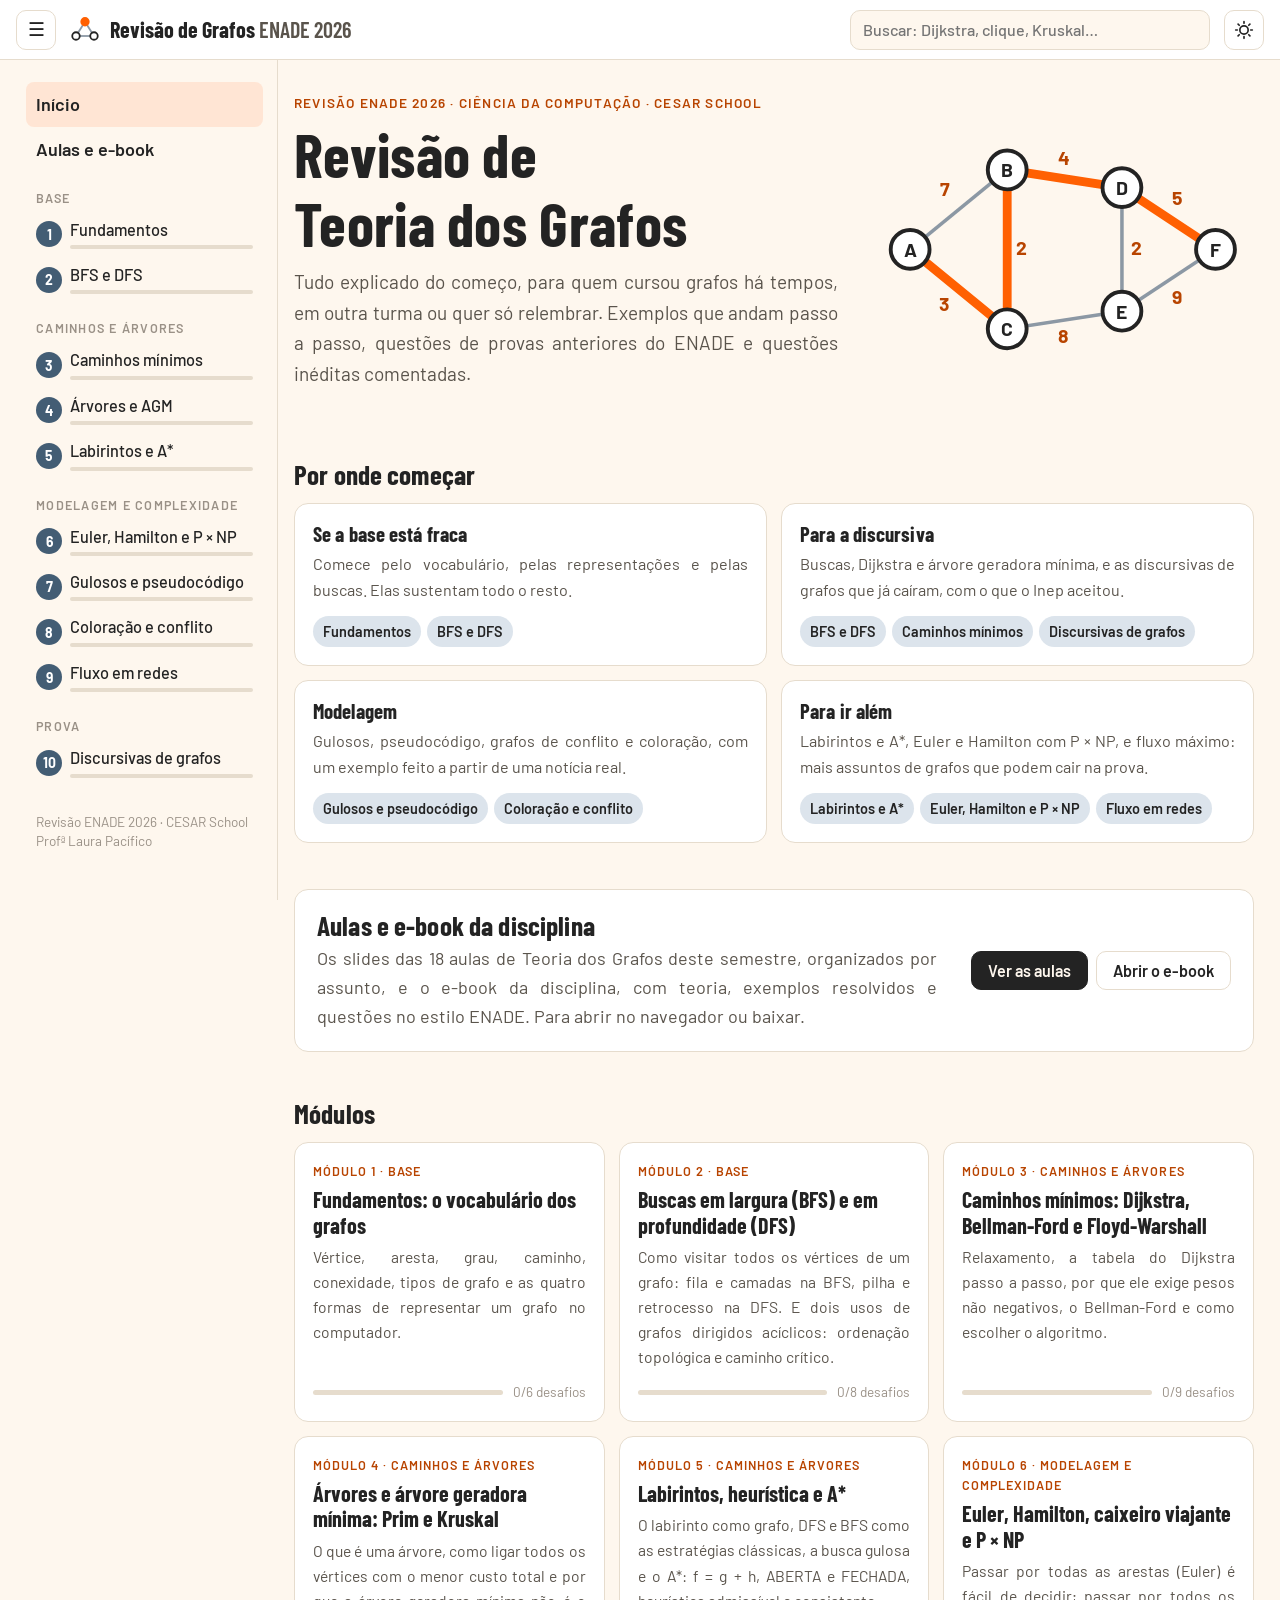
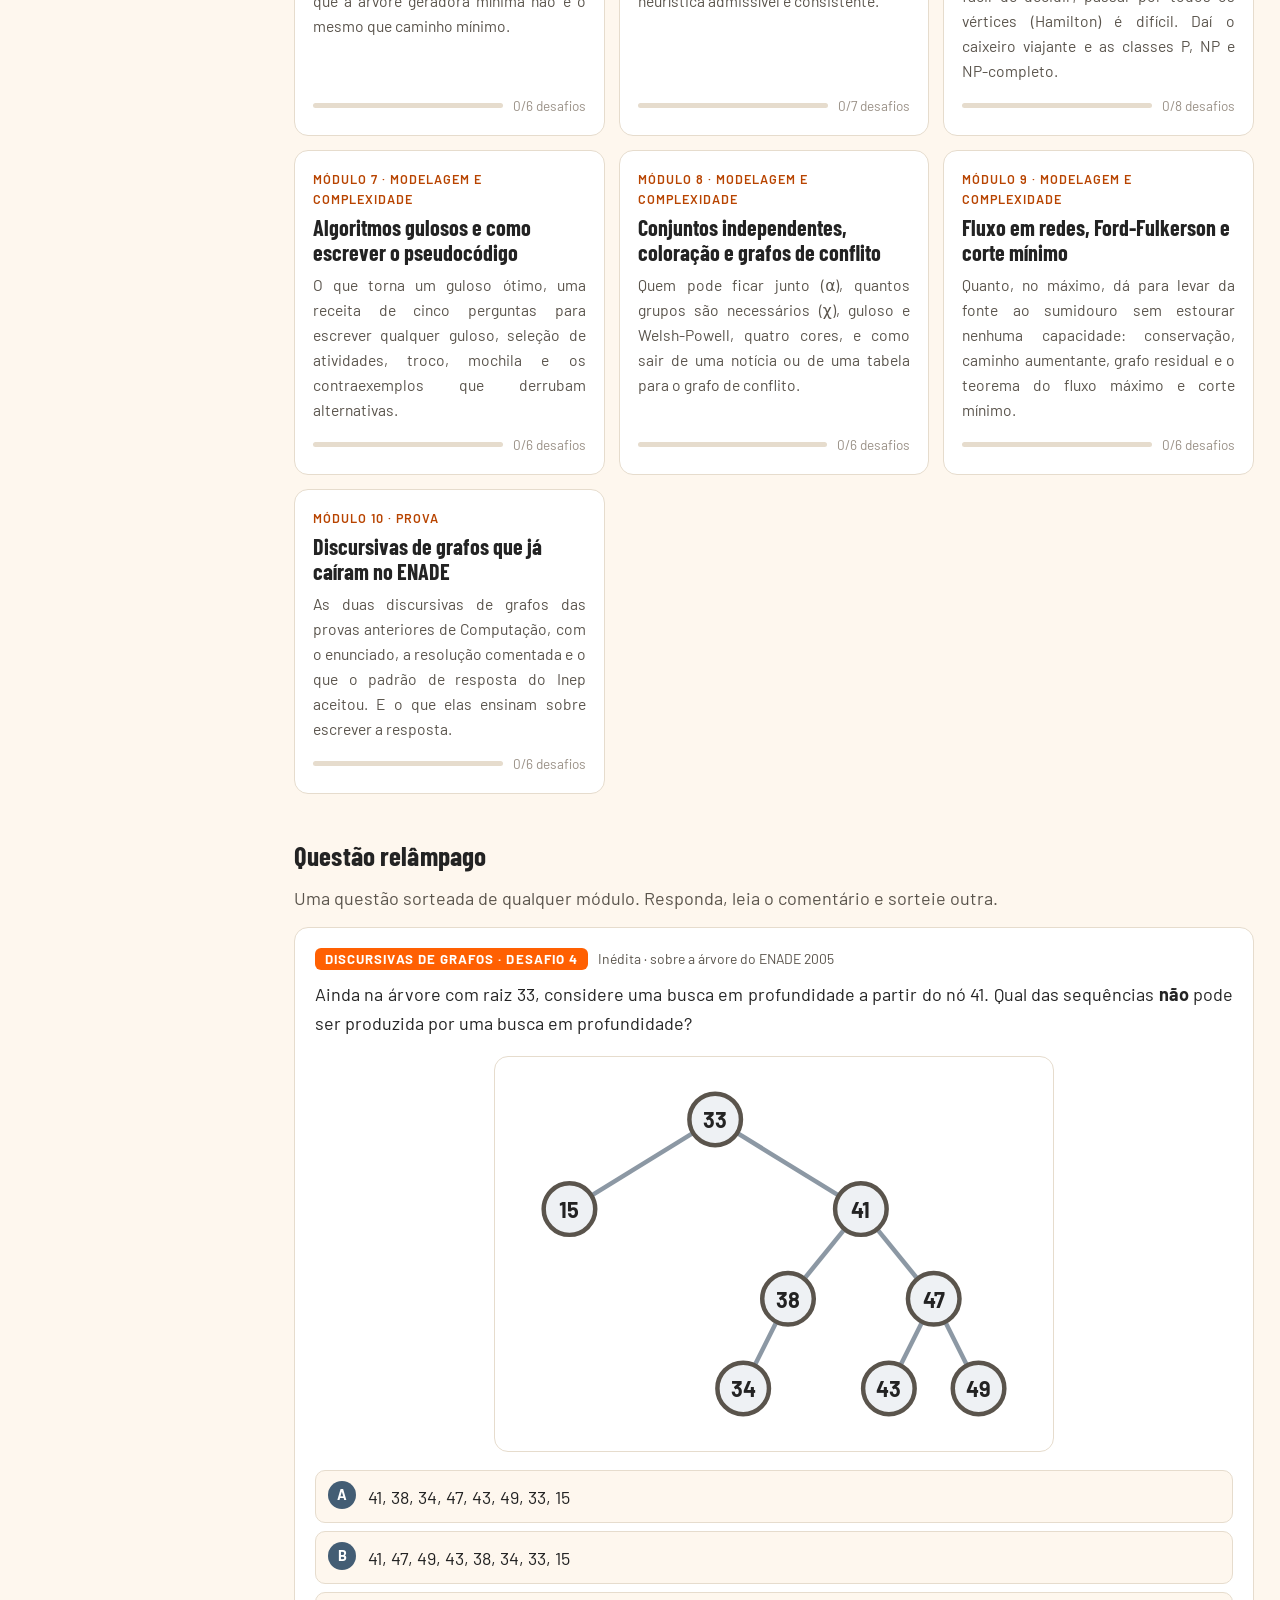
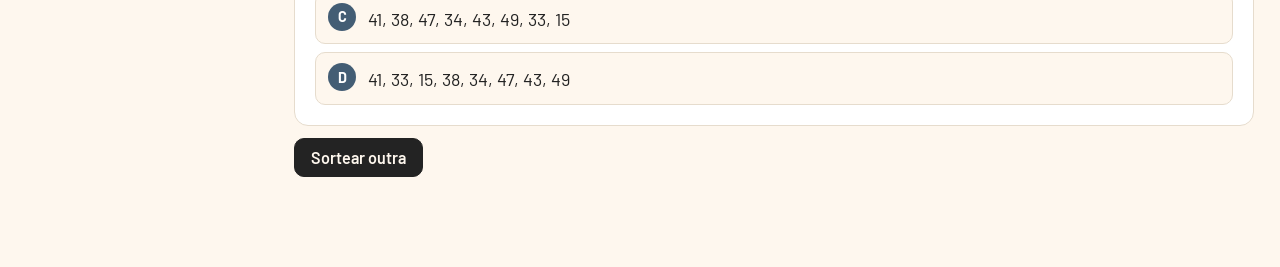
<file: index.html>
<!DOCTYPE html>
<html lang="pt-BR">
<head>
<meta charset="utf-8">
<meta name="viewport" content="width=device-width, initial-scale=1, viewport-fit=cover">
<title>Revisão de Teoria dos Grafos · ENADE</title>
<meta name="claude:viewport-fit-sides" content="cover">
<meta name="description" content="Revisão de Teoria dos Grafos para o ENADE: conteúdo, exemplos passo a passo e questões de provas anteriores comentadas.">
<link rel="preconnect" href="https://fonts.googleapis.com">
<link rel="preconnect" href="https://fonts.gstatic.com" crossorigin>
<link rel="stylesheet" href="https://fonts.googleapis.com/css2?family=Barlow+Condensed:ital,wght@0,600;0,700;1,700&family=Barlow:ital,wght@0,400;0,500;0,600;0,700;1,400&family=JetBrains+Mono:wght@400;600&display=swap">
<link rel="stylesheet" href="css/estilo.css?v=5">
</head>
<body>
<a class="pular" href="#conteudo">Pular para o conteúdo</a>
<header class="topo">
  <button id="menu" class="topo-menu" type="button" aria-label="Abrir a lista de módulos">☰</button>
  <a class="marca" href="#inicio" aria-label="Revisão de Teoria dos Grafos, página inicial">
    <svg viewBox="0 0 40 40" aria-hidden="true"><line x1="8" y1="28" x2="20" y2="9"/><line x1="20" y1="9" x2="32" y2="28"/><line x1="8" y1="28" x2="32" y2="28"/><circle cx="8" cy="28" r="5"/><circle cx="20" cy="9" r="5" class="m-ac"/><circle cx="32" cy="28" r="5"/></svg>
    <span>Revisão de Grafos <em>ENADE 2026</em></span>
  </a>
  <div class="busca">
    <label for="busca" class="vis-oculto">Buscar no site</label>
    <input id="busca" type="search" placeholder="Buscar: Dijkstra, clique, Kruskal…" autocomplete="off">
    <div id="busca-res" class="busca-res" hidden></div>
  </div>
  <button id="tema" class="topo-tema" type="button" aria-label="Alternar tema claro ou escuro">
    <svg viewBox="0 0 24 24" aria-hidden="true"><circle cx="12" cy="12" r="5"/><path d="M12 2v2M12 20v2M2 12h2M20 12h2M4.9 4.9l1.4 1.4M17.7 17.7l1.4 1.4M4.9 19.1l1.4-1.4M17.7 6.3l1.4-1.4"/></svg>
  </button>
</header>
<div class="casca">
  <aside id="lateral" class="lateral" aria-label="Módulos">
    <div class="lateral-topo"><span>Módulos</span><button id="fecha-menu" type="button" class="btn-link" aria-label="Fechar a lista de módulos">Fechar</button></div>
    <nav id="lateral-nav"></nav>
    <p class="lateral-rodape">Revisão ENADE 2026 · CESAR School<br>Profª Laura Pacífico</p>
  </aside>
  <main id="conteudo" class="principal" tabindex="-1"></main>
</div>
<script src="js/lib.js?v=5"></script>
<script src="js/grafos.js?v=5"></script>
<script>window.MODULOS = [];</script>
<script src="js/modulos/01-fundamentos.js?v=5"></script>
<script src="js/modulos/02-buscas.js?v=5"></script>
<script src="js/modulos/03-caminhos-minimos.js?v=5"></script>
<script src="js/modulos/04-arvores-agm.js?v=5"></script>
<script src="js/modulos/05-labirintos-astar.js?v=5"></script>
<script src="js/modulos/06-euler-hamilton.js?v=5"></script>
<script src="js/modulos/07-gulosos.js?v=5"></script>
<script src="js/modulos/08-coloracao.js?v=5"></script>
<script src="js/modulos/09-fluxo.js?v=5"></script>
<script src="js/modulos/10-discursiva.js?v=5"></script>
<script src="js/aulas.js?v=5"></script>
<script src="js/app.js?v=5"></script>
</body>
</html>
</file>
<file: css/estilo.css>
/* Revisão de Teoria dos Grafos — identidade da CESAR School (laranja, grafite, creme e azul-ardósia).
   Layout: barra lateral de módulos + coluna de leitura; cada módulo tem quatro abas. */
:root {
  --bg: #FEF7EE;
  --surface: #FFFFFF;
  --muted: #F4ECE1;
  --line: #E6DCCD;
  --ink: #232323;
  --ink-2: #5A544C;
  --ink-3: #9A9187;
  --accent: #FF6002;
  --accent-ink: #B84400;
  --accent-soft: #FFE5D4;
  --slate: #435D74;
  --slate-soft: #DCE4EC;
  --green: #2E7D32;
  --green-soft: #DCEEDD;
  --red: #C62828;
  --red-soft: #F8DEDE;
  --ochre: #8A6420;
  --ochre-soft: #F1E4C8;
  --code-bg: #232323;
  --code-ink: #FEF7EE;
  --g-node: #EEF1F4;
  --g-edge: #8C98A4;
  --peso: #B84400;
  --parede: #232323;
  --shadow: 0 1px 2px rgba(35, 35, 35, .06), 0 6px 18px rgba(35, 35, 35, .06);
  --f-display: "Barlow Condensed", "Arial Narrow", "Roboto Condensed", sans-serif;
  --f-body: "Barlow", "Segoe UI", system-ui, -apple-system, sans-serif;
  --f-mono: "JetBrains Mono", ui-monospace, "SFMono-Regular", Consolas, "Courier New", monospace;
  --topo-h: 60px;
}
@media (prefers-color-scheme: dark) {
  :root:not([data-theme="light"]) {
    --bg: #191715; --surface: #221F1C; --muted: #2A2622; --line: #3A342E; --ink: #F3ECE2; --ink-2: #BDB3A7; --ink-3: #847A70;
    --accent: #FF7A2E; --accent-ink: #FF9A5E; --accent-soft: #3E2716; --slate: #9CB4CA; --slate-soft: #26323D;
    --green: #74C47A; --green-soft: #1D3320; --red: #F07B7B; --red-soft: #3D2020; --ochre: #D9B060; --ochre-soft: #3A2F18;
    --code-bg: #111010; --code-ink: #F3ECE2; --g-node: #2C2924; --g-edge: #7C7368; --peso: #FF9A5E; --parede: #6E665D;
    --shadow: 0 1px 2px rgba(0, 0, 0, .3), 0 6px 18px rgba(0, 0, 0, .25);
    color-scheme: dark;
  }
}
:root[data-theme="dark"] {
  --bg: #191715; --surface: #221F1C; --muted: #2A2622; --line: #3A342E; --ink: #F3ECE2; --ink-2: #BDB3A7; --ink-3: #847A70;
  --accent: #FF7A2E; --accent-ink: #FF9A5E; --accent-soft: #3E2716; --slate: #9CB4CA; --slate-soft: #26323D;
  --green: #74C47A; --green-soft: #1D3320; --red: #F07B7B; --red-soft: #3D2020; --ochre: #D9B060; --ochre-soft: #3A2F18;
  --code-bg: #111010; --code-ink: #F3ECE2; --g-node: #2C2924; --g-edge: #7C7368; --peso: #FF9A5E; --parede: #6E665D;
  --shadow: 0 1px 2px rgba(0, 0, 0, .3), 0 6px 18px rgba(0, 0, 0, .25);
  color-scheme: dark;
}

* { box-sizing: border-box; }
html { scroll-padding-top: calc(var(--topo-h) + 16px); }
body {
  margin: 0; background: var(--bg); color: var(--ink);
  font-family: var(--f-body); font-size: 17px; line-height: 1.6;
  -webkit-font-smoothing: antialiased;
}
body::before { content: ""; position: fixed; inset: 0 0 auto; height: env(safe-area-inset-top, 0px); z-index: 30; background: var(--surface); }
a { color: var(--accent-ink); text-underline-offset: 2px; }
:focus-visible { outline: 3px solid var(--accent); outline-offset: 2px; border-radius: 4px; }
.vis-oculto { position: absolute; width: 1px; height: 1px; overflow: hidden; clip: rect(0 0 0 0); white-space: nowrap; }
.pular { position: absolute; left: -999px; top: 8px; background: var(--ink); color: var(--bg); padding: 8px 12px; border-radius: 6px; z-index: 50; }
.pular:focus { left: 12px; }
h1, h2, h3 { font-family: var(--f-display); font-weight: 700; line-height: 1.12; text-wrap: balance; margin: 0; letter-spacing: .005em; }
h1 { font-size: clamp(2.1rem, 4.4vw, 2.9rem); }
h2 { font-size: 1.6rem; }
h3 { font-size: 1.22rem; }
p { margin: 0 0 .8em; }
.olho { font: 600 .8rem/1.3 var(--f-body); letter-spacing: .09em; text-transform: uppercase; color: var(--accent-ink); margin: 0 0 .5rem; }
.lead { font-size: 1.12rem; color: var(--ink-2); max-width: 62ch; margin-top: .6rem; }
.ok { color: var(--green); }
.nok { color: var(--red); }

/* ------------------------------------------------------------------- topo --- */
.topo {
  position: sticky; top: env(safe-area-inset-top, 0px); z-index: 20; height: var(--topo-h);
  display: flex; align-items: center; gap: 14px;
  padding-left: max(16px, env(safe-area-inset-left, 0px)); padding-right: max(16px, env(safe-area-inset-right, 0px));
  background: var(--surface); border-bottom: 1px solid var(--line);
}
.marca { display: flex; align-items: center; gap: 10px; text-decoration: none; color: var(--ink); flex: none; }
.marca svg { width: 30px; height: 30px; }
.marca svg line { stroke: var(--g-edge); stroke-width: 2.4; }
.marca svg circle { fill: var(--surface); stroke: var(--ink); stroke-width: 2.4; }
.marca svg circle.m-ac { fill: var(--accent); stroke: var(--accent); }
.marca span { font: 700 1.3rem/1 var(--f-display); }
.marca em { font-style: normal; color: var(--ink-2); font-weight: 600; }
.topo-menu, .topo-tema {
  flex: none; width: 40px; height: 40px; border-radius: 10px; border: 1px solid var(--line);
  background: var(--surface); color: var(--ink); cursor: pointer; font-size: 1.1rem; display: grid; place-items: center;
}
.topo-menu { display: none; }
.topo-tema svg { width: 20px; height: 20px; fill: none; stroke: var(--ink); stroke-width: 2; stroke-linecap: round; }
.busca { position: relative; margin-left: auto; width: min(360px, 40vw); }
.busca input {
  width: 100%; height: 40px; border-radius: 10px; border: 1px solid var(--line); background: var(--bg);
  color: var(--ink); padding: 0 12px; font: 500 .95rem var(--f-body);
}
.busca-res {
  position: absolute; right: 0; top: 46px; width: min(460px, calc(100vw - 32px)); max-height: 70vh; overflow: auto;
  background: var(--surface); border: 1px solid var(--line); border-radius: 12px; box-shadow: var(--shadow); padding: 6px;
}
.busca-item { display: grid; gap: 1px; padding: 9px 10px; border-radius: 8px; text-decoration: none; color: var(--ink); }
.busca-item:hover, .busca-item:focus-visible { background: var(--muted); }
.busca-mod { font-size: .72rem; text-transform: uppercase; letter-spacing: .07em; color: var(--accent-ink); font-weight: 600; }
.busca-tit { font-weight: 600; }
.busca-trecho { font-size: .86rem; color: var(--ink-2); }
.busca-vazio { padding: 10px; color: var(--ink-2); margin: 0; }

/* ----------------------------------------------------------------- casca --- */
.casca { display: grid; grid-template-columns: 268px minmax(0, 1fr); max-width: 1260px; margin: 0 auto; }
.lateral {
  position: sticky; top: calc(var(--topo-h) + env(safe-area-inset-top, 0px)); align-self: start;
  height: calc(100vh - var(--topo-h)); overflow-y: auto; padding: 22px 14px 22px 16px; border-right: 1px solid var(--line);
}
.lateral-topo { display: none; }
.lat-inicio { display: block; padding: 8px 10px; border-radius: 8px; text-decoration: none; color: var(--ink); font-weight: 600; }
.lat-grupo { margin: 18px 10px 6px; font: 600 .74rem var(--f-body); letter-spacing: .1em; text-transform: uppercase; color: var(--ink-3); }
.lat-mod {
  display: grid; grid-template-columns: 26px 1fr; grid-template-rows: auto 4px; column-gap: 8px; row-gap: 5px;
  padding: 8px 10px; border-radius: 9px; text-decoration: none; color: var(--ink); line-height: 1.25;
}
.lat-mod:hover, .lat-inicio:hover { background: var(--muted); }
.lat-mod.ativo { background: var(--accent-soft); }
.lat-num {
  grid-row: 1 / 3; width: 26px; height: 26px; border-radius: 50%; display: grid; place-items: center;
  font: 700 .82rem var(--f-body); background: var(--slate); color: var(--surface); align-self: center;
}
.lat-mod.ativo .lat-num { background: var(--accent); color: #fff; }
.lat-tit { font-weight: 500; font-size: .96rem; }
.lat-prog { display: block; height: 4px; border-radius: 4px; background: var(--line); overflow: hidden; }
.lat-prog i { display: block; height: 100%; width: 0; background: var(--green); border-radius: 4px; }
.lateral-rodape { margin: 26px 10px 0; font-size: .8rem; color: var(--ink-3); line-height: 1.45; }

.principal { min-width: 0; padding-block: 34px 90px; padding-left: max(16px, env(safe-area-inset-left, 0px)); padding-right: max(16px, env(safe-area-inset-right, 0px)); }
.principal > * { max-width: 880px; margin-left: auto; margin-right: auto; }
.principal:focus { outline: none; }

/* ------------------------------------------------------------------ início --- */
.hero { display: grid; grid-template-columns: minmax(0, 1.4fr) minmax(0, 1fr); gap: 28px; align-items: center; padding-bottom: 8px; }
.hero h1 { font-size: clamp(2.5rem, 6vw, 3.6rem); }
.hero-fig svg { width: 100%; height: auto; display: block; }
.h-ar line { stroke: var(--g-edge); stroke-width: 2; }
.h-cam line { stroke: var(--accent); stroke-width: 5; stroke-linecap: round; }
.h-pe text { font: 700 11px var(--f-body); fill: var(--peso); text-anchor: middle; }
.h-no circle { fill: var(--surface); stroke: var(--ink); stroke-width: 2.2; }
.h-ro text { font: 700 11px var(--f-body); fill: var(--ink); text-anchor: middle; dominant-baseline: central; }
.bloco { margin-top: 46px; }
.bloco > h2 { margin-bottom: 14px; }
.sub { color: var(--ink-2); }
.trilhas { display: grid; grid-template-columns: repeat(3, minmax(0, 1fr)); gap: 14px; }
.trilha { background: var(--surface); border: 1px solid var(--line); border-radius: 14px; padding: 18px; display: flex; flex-direction: column; }
.trilha h3 { margin-bottom: 6px; }
.trilha p { color: var(--ink-2); font-size: .95rem; flex: 1; }
.trilha-links { display: flex; flex-wrap: wrap; gap: 6px; }
.trilha-links a { font-size: .85rem; font-weight: 600; text-decoration: none; padding: 4px 10px; border-radius: 99px; background: var(--slate-soft); color: var(--ink); }
.cards { display: grid; grid-template-columns: repeat(auto-fill, minmax(240px, 1fr)); gap: 14px; }
.card-mod {
  display: flex; flex-direction: column; gap: 6px; padding: 18px; border-radius: 14px; background: var(--surface);
  border: 1px solid var(--line); text-decoration: none; color: var(--ink); transition: transform .15s, border-color .15s;
}
.card-mod:hover { transform: translateY(-2px); border-color: var(--accent); }
.card-olho { font-size: .74rem; letter-spacing: .08em; text-transform: uppercase; color: var(--accent-ink); font-weight: 600; }
.card-tit { font: 700 1.3rem/1.15 var(--f-display); }
.card-txt { font-size: .92rem; color: var(--ink-2); flex: 1; }
.card-rodape { display: flex; align-items: center; gap: 10px; font-size: .8rem; color: var(--ink-3); margin-top: 6px; }
.card-barra { flex: 1; height: 5px; background: var(--line); border-radius: 5px; overflow: hidden; }
.card-barra i { display: block; height: 100%; background: var(--green); }
.relampago .btn { margin-top: 12px; }

/* ------------------------------------------------------------------ módulo --- */
.mod-cab { padding-bottom: 6px; }
.abas { display: flex; gap: 4px; margin-top: 22px; border-bottom: 1px solid var(--line); overflow-x: auto; }
.aba {
  padding: 10px 14px; text-decoration: none; color: var(--ink-2); font-weight: 600; white-space: nowrap;
  border-bottom: 3px solid transparent; margin-bottom: -1px; display: flex; gap: 8px; align-items: center;
}
.aba:hover { color: var(--ink); }
.aba.ativa { color: var(--ink); border-bottom-color: var(--accent); }
.aba-n { font-size: .74rem; background: var(--muted); padding: 1px 7px; border-radius: 99px; color: var(--ink-2); }
.mod-corpo { margin-top: 26px; }
.sumario { display: flex; flex-wrap: wrap; gap: 6px; margin-bottom: 8px; }
.sumario a { font-size: .86rem; padding: 4px 11px; border-radius: 99px; border: 1px solid var(--line); text-decoration: none; color: var(--ink-2); background: var(--surface); }
.sumario a:hover { border-color: var(--accent); color: var(--ink); }
.topico, .exemplo, .atividade { margin-top: 38px; }
.topico > h2, .exemplo > h2, .atividade > h2 { margin-bottom: 12px; }
.prosa { max-width: 70ch; }
.prosa ul, .prosa ol { padding-left: 1.3em; margin: 0 0 .9em; }
.prosa li { margin: .25em 0; }
.prosa strong, .prosa b { font-weight: 600; }
.depois { margin-top: 14px; }
.passos { counter-reset: p; list-style: none; padding-left: 0 !important; }
.passos li { counter-increment: p; position: relative; padding-left: 38px; margin: .55em 0; }
.passos li::before {
  content: counter(p); position: absolute; left: 0; top: .05em; width: 26px; height: 26px; border-radius: 50%;
  background: var(--accent); color: #fff; font: 700 .85rem/26px var(--f-body); text-align: center;
}
.formula { display: flex; flex-direction: column; align-items: center; gap: 4px; margin: 1em 0; padding: 14px; border-radius: 12px; background: var(--muted); }
.formula span { font: 700 1.5rem var(--f-display); letter-spacing: .02em; }
.formula small { color: var(--ink-2); font-size: .85rem; }
.caixa { margin: 1.1em 0; padding: 14px 16px 6px; border-radius: 12px; background: var(--muted); }
.caixa-tit { font: 700 .78rem var(--f-body); letter-spacing: .09em; text-transform: uppercase; margin-bottom: 4px; }
.caixa-dica .caixa-tit { color: var(--slate); }
.caixa-armadilha { background: var(--red-soft); }
.caixa-armadilha .caixa-tit { color: var(--red); }
.caixa-nota { background: var(--accent-soft); }
.caixa-nota .caixa-tit { color: var(--accent-ink); }
.codigo { margin: 1em 0; border-radius: 12px; background: var(--code-bg); color: var(--code-ink); overflow: hidden; }
.codigo figcaption { font: 600 .8rem var(--f-mono); padding: 10px 16px 0; color: var(--accent); letter-spacing: .02em; }
.codigo pre { margin: 0; padding: 10px 16px 14px; overflow-x: auto; font: 400 .88rem/1.65 var(--f-mono); }
.codigo em { font-style: normal; color: var(--accent); }
code { font-family: var(--f-mono); font-size: .9em; }
.prosa code { background: var(--muted); padding: 1px 5px; border-radius: 5px; }
.tabela-wrap { overflow-x: auto; margin: .9em 0; max-width: 100%; }
table { border-collapse: collapse; width: 100%; font-size: .93rem; font-variant-numeric: tabular-nums; background: var(--surface); }
th { background: var(--ink); color: var(--bg); text-align: left; font-weight: 600; padding: 8px 10px; white-space: nowrap; }
td { padding: 7px 10px; border-bottom: 1px solid var(--line); vertical-align: top; }
tr.dest td { background: var(--accent-soft); }
.proximo { margin-top: 40px; padding-top: 18px; border-top: 1px solid var(--line); color: var(--ink-2); }
.mod-nav { display: flex; justify-content: space-between; gap: 12px; margin-top: 48px; padding-top: 18px; border-top: 1px solid var(--line); }
.mod-nav a { font-weight: 600; text-decoration: none; }

/* ------------------------------------------------------------------- botões --- */
.btn, .btn-sec {
  font: 600 .95rem var(--f-body); border-radius: 10px; padding: 9px 16px; cursor: pointer; border: 1px solid var(--ink);
}
.btn { background: var(--ink); color: var(--bg); }
.btn:hover:not(:disabled) { background: var(--accent); border-color: var(--accent); color: #fff; }
.btn-sec { background: var(--surface); color: var(--ink); border-color: var(--line); }
.btn-sec:hover:not(:disabled) { border-color: var(--ink); }
.btn:disabled, .btn-sec:disabled { opacity: .4; cursor: not-allowed; }
.btn-link { background: none; border: 0; padding: 4px 2px; color: var(--accent-ink); font: 600 .9rem var(--f-body); cursor: pointer; text-decoration: underline; text-underline-offset: 2px; }

/* --------------------------------------------------------- múltipla escolha --- */
.desafios-topo { display: flex; flex-wrap: wrap; justify-content: space-between; align-items: center; gap: 10px; padding: 12px 16px; border-radius: 12px; background: var(--muted); }
.desafios-topo p { margin: 0; }
.desafio { margin-top: 22px; }
.mcq { background: var(--surface); border: 1px solid var(--line); border-radius: 14px; padding: 20px; }
.mcq-cab { display: flex; flex-wrap: wrap; gap: 10px; align-items: center; margin-bottom: 10px; }
.mcq-num { font: 700 .78rem var(--f-body); letter-spacing: .08em; text-transform: uppercase; background: var(--accent); color: #fff; padding: 3px 10px; border-radius: 6px; }
.mcq-fonte { font-size: .82rem; color: var(--ink-2); }
.mcq-enun { max-width: 72ch; }
.mcq-enun .enun-afirm { margin: .4em 0 .8em; padding-left: 0; list-style: none; }
.mcq-enun .enun-afirm li { margin: .35em 0; }
.mcq-enun .porque { font-weight: 700; text-align: center; margin: .5em 0; letter-spacing: .06em; }
.mcq-enun .grafo, .mcq-enun .tempo { max-width: 460px; }
.mcq-opts { display: grid; gap: 8px; margin-top: 14px; }
.opt {
  display: grid; grid-template-columns: 30px 1fr; gap: 10px; align-items: start; text-align: left; width: 100%;
  padding: 10px 12px; border-radius: 10px; border: 1px solid var(--line); background: var(--bg); color: var(--ink);
  font: inherit; cursor: pointer;
}
.opt:hover:not(:disabled) { border-color: var(--slate); }
.opt:disabled { cursor: default; }
.opt-l { width: 28px; height: 28px; border-radius: 50%; background: var(--slate); color: var(--surface); display: grid; place-items: center; font-weight: 700; font-size: .85rem; }
.opt-t { padding-top: 2px; }
.opt.certa { border-color: var(--green); background: var(--green-soft); }
.opt.certa .opt-l { background: var(--green); color: #fff; }
.opt.errada { border-color: var(--red); background: var(--red-soft); }
.opt.errada .opt-l { background: var(--red); color: #fff; }
.mcq-fb { margin-top: 14px; padding: 14px 16px; border-radius: 12px; }
.mcq-fb.ok { background: var(--green-soft); }
.mcq-fb.nok { background: var(--red-soft); }
.mcq-fb strong { display: block; margin-bottom: 4px; }
.mcq-fb p { margin: .5em 0 0; }
.mcq-fb .btn-link { margin-top: 8px; }

/* -------------------------------------------------------------- atividades --- */
.ativ-perg { font-weight: 500; }
.classif { display: grid; gap: 10px; }
.classif-item { background: var(--surface); border: 1px solid var(--line); border-radius: 12px; padding: 12px 14px; display: grid; gap: 8px; }
.classif-b { display: flex; flex-wrap: wrap; gap: 6px; }
.chip { font: 600 .86rem var(--f-body); padding: 6px 12px; border-radius: 99px; border: 1px solid var(--line); background: var(--bg); color: var(--ink); cursor: pointer; }
.chip:hover:not(:disabled) { border-color: var(--slate); }
.chip:disabled { cursor: default; opacity: .75; }
.chip.certa { background: var(--green); border-color: var(--green); color: #fff; opacity: 1; }
.chip.errada { background: var(--red); border-color: var(--red); color: #fff; opacity: 1; }
.classif-fb { font-size: .93rem; color: var(--ink-2); }
.placar { margin-top: 12px; font-weight: 600; color: var(--ink-2); }
.check { list-style: none; padding: 0; display: grid; gap: 8px; }
.check li { display: flex; gap: 10px; align-items: flex-start; background: var(--surface); border: 1px solid var(--line); border-radius: 10px; padding: 10px 12px; }
.check input { width: 20px; height: 20px; margin-top: 3px; accent-color: var(--green); flex: none; }
.qa { background: var(--surface); border: 1px solid var(--line); border-radius: 12px; padding: 14px 16px; margin-bottom: 10px; }
.qa-q { margin-bottom: 8px; }
.qa-n { display: inline-grid; place-items: center; width: 24px; height: 24px; border-radius: 50%; background: var(--slate); color: var(--surface); font-size: .8rem; font-weight: 700; margin-right: 8px; }
.qa-r { margin-top: 10px; padding: 12px 14px; border-radius: 10px; background: var(--muted); }
.qa-r p:last-child { margin-bottom: 0; }

/* ------------------------------------------------------------ passo a passo --- */
.ex-area, .ativ-area { margin-top: 14px; }
.stepper { background: var(--surface); border: 1px solid var(--line); border-radius: 14px; padding: 16px; }
.st-corpo { display: grid; grid-template-columns: minmax(0, 1.25fr) minmax(0, 1fr); gap: 16px; align-items: start; }
.st-corpo.sozinha { grid-template-columns: minmax(0, 1fr); }
.st-fig { min-width: 0; }
.st-lado { min-width: 0; }
.st-lado .tabela-wrap { margin-top: 0; }
.st-tab { font-size: .85rem; }
.st-tab th { padding: 6px 8px; }
.st-tab td { padding: 5px 8px; }
.st-seq { display: grid; gap: 4px; margin-top: 10px; }
.st-seq-t { font-size: .74rem; text-transform: uppercase; letter-spacing: .08em; color: var(--ink-3); font-weight: 600; }
.st-seq-v { display: flex; flex-wrap: wrap; gap: 5px; }
.tok { font: 600 .85rem var(--f-mono); padding: 2px 8px; border-radius: 6px; background: var(--slate-soft); }
.vazio { color: var(--ink-3); font-size: .85rem; }
.st-barra { height: 4px; background: var(--line); border-radius: 4px; margin: 14px 0 10px; overflow: hidden; }
.st-prog { height: 100%; background: var(--accent); width: 0; transition: width .2s; }
.st-texto { min-height: 3.2em; }
.st-ctrl { display: flex; flex-wrap: wrap; align-items: center; gap: 10px; margin-top: 10px; }
.st-cont { font-size: .86rem; color: var(--ink-2); font-variant-numeric: tabular-nums; }
.lab { background: var(--surface); border: 1px solid var(--line); border-radius: 14px; padding: 16px; }
.lab-2 { display: grid; grid-template-columns: minmax(0, 1fr) minmax(0, 1fr); gap: 18px; align-items: start; }
.lab-fig { max-width: 520px; }
.lab-status { margin: 10px 0 0; font-weight: 500; }
.lab-bots { display: flex; flex-wrap: wrap; gap: 8px; margin-top: 12px; }
.lab-res { margin-top: 12px; }
.lab-res p { margin: .3em 0; }
.lab-res .leg { color: var(--ink-3); font-size: .85rem; }
.lab-campos { display: grid; grid-template-columns: repeat(auto-fill, minmax(110px, 1fr)); gap: 8px; }
.lab-campos.larg { grid-template-columns: repeat(auto-fill, minmax(180px, 1fr)); }
.lab-campos label { display: grid; gap: 3px; font-size: .82rem; font-weight: 600; color: var(--ink-2); }
.lab-campos input { height: 38px; border-radius: 8px; border: 1px solid var(--line); background: var(--bg); color: var(--ink); padding: 0 10px; font: 500 .95rem var(--f-body); width: 100%; }

/* ------------------------------------------------------------- grafo (SVG) --- */
.grafo, .tempo { width: 100%; height: auto; display: block; }
.grafo .aresta { stroke: var(--g-edge); stroke-width: .8; }
.grafo .aresta.arvore { stroke: var(--accent); stroke-width: 1.9; }
.grafo .aresta.caminho { stroke: var(--accent); stroke-width: 2.3; }
.grafo .aresta.atual { stroke: var(--slate); stroke-width: 1.9; }
.grafo .aresta.rej { stroke: var(--red); stroke-width: 1.1; stroke-dasharray: 2 1.4; }
.grafo .aresta.leve { stroke: var(--line); }
.grafo .seta { fill: var(--g-edge); }
.grafo .seta.arvore, .grafo .seta.caminho { fill: var(--accent); }
.grafo .seta.atual { fill: var(--slate); }
.grafo .seta.rej { fill: var(--red); }
.grafo .peso { font: 700 3.9px var(--f-body); fill: var(--peso); paint-order: stroke; stroke: var(--surface); stroke-width: 1.5px; stroke-linejoin: round; }
.grafo .peso.rej { fill: var(--red); }
.grafo .no circle { fill: var(--g-node); stroke: var(--ink-2); stroke-width: .8; }
.grafo .no-rot { font: 700 3.9px var(--f-body); fill: var(--ink); }
.grafo .no-peso { font: 600 3.1px var(--f-body); fill: var(--accent-ink); }
.grafo .no-sub { font: 600 3.1px var(--f-body); fill: var(--ink-2); paint-order: stroke; stroke: var(--surface); stroke-width: 1.2px; }
.grafo .no.fila circle { fill: var(--slate-soft); stroke: var(--slate); }
.grafo .no.fechado circle { fill: var(--accent-soft); stroke: var(--accent); stroke-width: 1.1; }
.grafo .no.atual circle { stroke: var(--ink); stroke-width: 1.9; }
.grafo .no.sel circle { fill: var(--accent-soft); stroke: var(--accent); stroke-width: 1.5; }
.grafo .no.rej circle { fill: var(--muted); stroke: var(--line); }
.grafo .no.rej .no-rot, .grafo .no.rej .no-peso { fill: var(--ink-3); }
.grafo .no.c1 circle { fill: var(--accent-soft); stroke: var(--accent); stroke-width: 1.4; }
.grafo .no.c2 circle { fill: var(--slate-soft); stroke: var(--slate); stroke-width: 1.4; }
.grafo .no.c3 circle { fill: var(--green-soft); stroke: var(--green); stroke-width: 1.4; }
.grafo .no.c4 circle { fill: var(--ochre-soft); stroke: var(--ochre); stroke-width: 1.4; }
.grafo .no.c1.atual circle, .grafo .no.c2.atual circle, .grafo .no.c3.atual circle, .grafo .no.c4.atual circle { stroke-width: 2.2; }
.lab .grafo .no { cursor: pointer; }
.tempo .grade { stroke: var(--line); stroke-width: .25; }
.tempo .grade.fina { stroke-width: .12; }
.tempo .eixo { font: 600 2.6px var(--f-body); fill: var(--ink-2); }
.tempo .barra { fill: var(--g-node); stroke: var(--ink-2); stroke-width: .25; }
.tempo .barra.sel { fill: var(--accent); stroke: var(--accent); }
.tempo .barra.ok { fill: var(--green); stroke: var(--green); }
.tempo .barra.rej { fill: var(--muted); stroke: var(--line); }
.tempo .barra.atual { stroke: var(--ink); stroke-width: .7; }
.tempo .barra-rot { font: 700 2.8px var(--f-body); fill: var(--ink); }
.tempo .barra-rot.sel, .tempo .barra-rot.ok { fill: #fff; }
.tempo .barra-rot.rej { fill: var(--ink-3); }
.tempo .barra-nome { font: 500 2.7px var(--f-body); fill: var(--ink-2); }
.tempo .barra-nome.rej { fill: var(--ink-3); }
.fig-estatica { background: var(--surface); border: 1px solid var(--line); border-radius: 14px; padding: 12px; margin: 1em 0; max-width: 560px; }

/* ---------------------------------------------------------------- responsivo --- */
@media (max-width: 980px) {
  .casca { grid-template-columns: minmax(0, 1fr); }
  .topo-menu { display: grid; }
  .lateral {
    position: fixed; z-index: 40; top: 0; left: 0; bottom: 0; height: auto; width: min(300px, 86vw);
    background: var(--surface); transform: translateX(-102%); transition: transform .2s; box-shadow: var(--shadow);
    padding-top: calc(18px + env(safe-area-inset-top, 0px)); padding-left: max(16px, env(safe-area-inset-left, 0px));
  }
  body.menu-aberto .lateral { transform: none; }
  body.menu-aberto::after { content: ""; position: fixed; inset: 0; background: rgba(0, 0, 0, .35); z-index: 35; }
  .lateral-topo { display: flex; justify-content: space-between; align-items: center; padding: 0 10px 8px; font-weight: 700; }
  .hero { grid-template-columns: minmax(0, 1fr); }
  .hero-fig { max-width: 360px; }
  .trilhas { grid-template-columns: minmax(0, 1fr); }
  .st-corpo, .lab-2 { grid-template-columns: minmax(0, 1fr); }
}
@media (max-width: 560px) {
  body { font-size: 16px; }
  .grafo .no-rot, .grafo .peso { font-size: 4.5px; }
  .grafo .no-rot.longo { font-size: 3.4px; }
  .grafo .no-sub, .grafo .no-peso { font-size: 3.5px; }
  .marca em { display: none; }
  .busca { width: auto; flex: 1; }
  .principal { padding-block: 24px 70px; }
  .mcq, .stepper, .lab { padding: 14px; }
}
@media (prefers-reduced-motion: reduce) {
  * { transition: none !important; scroll-behavior: auto !important; }
}

/* ------------------------------------------------------ peças dos módulos --- */
.trilhas { grid-template-columns: repeat(2, minmax(0, 1fr)); }
.mod-enade { display: inline-flex; flex-wrap: wrap; align-items: center; gap: 8px; margin: 12px 0 0; font-size: .9rem; color: var(--ink-2); }
.mod-enade span { font: 700 .72rem var(--f-body); letter-spacing: .08em; text-transform: uppercase; color: var(--surface); background: var(--slate); padding: 2px 8px; border-radius: 6px; }
.classif-t { font-weight: 500; }
.grafo { margin-inline: auto; }
.grafo .no-rot.longo { font-size: 3.1px; }
.grafo .aresta.satur { stroke: var(--slate); stroke-width: 1.6; }
.grafo .seta.satur { fill: var(--slate); }
.grafo .seta.leve { fill: var(--line); }
.grafo .peso.leve { fill: var(--ink-3); }
.lab-fig.larga { max-width: 680px; }
.lab-bots .btn-sec.ativo { background: var(--ink); color: var(--bg); border-color: var(--ink); }
.st-figbox { width: 100%; }
.st-corpo.sozinha .tabela-wrap { margin-bottom: 0; }
.leg-lab { font-size: .86rem; color: var(--ink-2); margin: 10px 0 0; }
.lab-det { margin-top: 12px; }
.lab-det summary { cursor: pointer; font-weight: 600; color: var(--accent-ink); }
.repr-grade { display: grid; grid-template-columns: repeat(auto-fit, minmax(220px, 1fr)); gap: 14px; margin-top: 14px; }
.repr h3 { font-size: 1.05rem; margin-bottom: 4px; }
.repr .tabela-wrap { margin: 0; }
.figs-lado { display: flex; flex-wrap: wrap; gap: 12px; align-items: center; }
.figs-lado .fig-estatica { flex: 1 1 200px; margin: .4em 0; }
.grade-txt { font: 600 1.05rem/1.35 var(--f-mono); letter-spacing: .35em; background: var(--muted); border-radius: 12px; padding: 12px 16px; display: inline-block; margin: .4em 0 1em; }
.p8-linha { display: flex; flex-wrap: wrap; gap: 18px; margin: .5em 0 1em; }
.p8 { margin: 0; text-align: center; }
.p8 table { width: auto; border-collapse: collapse; margin: 0 auto; background: var(--surface); }
.p8 td { width: 2.1em; height: 2.1em; text-align: center; vertical-align: middle; border: 1.5px solid var(--ink-2); font: 700 1rem var(--f-mono); padding: 0; }
.p8 td.v { background: var(--muted); }
.p8 figcaption { font: 600 .85rem var(--f-body); color: var(--ink-2); margin-top: 4px; }
.tab-dij td, .tab-dij th { text-align: center; white-space: nowrap; }
.resp-parte { border-left: 4px solid var(--accent); background: var(--surface); border-radius: 0 12px 12px 0; padding: 10px 14px 4px; margin: 12px 0; }
.resp-tit { font: 700 .78rem var(--f-body); letter-spacing: .08em; text-transform: uppercase; color: var(--accent-ink); margin-bottom: 4px; }
.resp-montada .resp-parte:last-child { border-left-color: var(--slate); background: var(--slate-soft); }
.resp-montada .tabela-wrap { margin: .5em 0; }

/* labirinto em grade */
.labirinto { width: 100%; height: auto; display: block; margin-inline: auto; }
.labirinto .cel { stroke: var(--surface); stroke-width: .6; }
.labirinto .cel.parede { fill: var(--parede); }
.labirinto .cel.livre { fill: var(--g-node); }
.labirinto .cel.exp { fill: var(--slate-soft); }
.labirinto .cel.aberta { fill: var(--g-node); stroke: var(--slate); stroke-width: 1.1; }
.labirinto .cel.exp.aberta { fill: var(--slate-soft); }
.labirinto .cel.cam { fill: var(--accent); }
.labirinto .cel.atual { stroke: var(--ink); stroke-width: 1.4; }
.labirinto .cel-t { font: 700 3.6px var(--f-body); fill: var(--ink); pointer-events: none; }
.labirinto .cel-t.st { font-size: 4.4px; }
.labirinto .cel-t.cam { fill: #fff; }
@media (max-width: 980px) {
  .trilhas { grid-template-columns: minmax(0, 1fr); }
}

/* ------------------------------------------------- coluna de leitura central --- */
/* Uma única coluna centralizada: texto, tabelas, questões e abas com a mesma largura;
   figuras centralizadas dentro dela. A página inicial usa uma coluna mais larga. */
.principal > * { max-width: 720px; }
.principal > .hero, .principal > .bloco { max-width: 980px; }
.prosa, .mcq-enun, .mod-cab .lead { max-width: none; }
.fig-estatica { margin-left: auto; margin-right: auto; }
.lab-fig { margin-left: auto; margin-right: auto; }
.figs-lado .fig-estatica { margin: .4em 0; }
.formula { text-align: center; }

/* pseudocódigo: sem faixa de fundo atrás de cada linha */
.prosa pre code, .codigo code { background: none; padding: 0; border-radius: 0; }

/* cabeçalho das tabelas no tema escuro: fundo ardósia, não creme */
:root { --th-bg: #232323; --th-ink: #FEF7EE; }
@media (prefers-color-scheme: dark) { :root:not([data-theme="light"]) { --th-bg: #2E3B47; --th-ink: #F3ECE2; } }
:root[data-theme="dark"] { --th-bg: #2E3B47; --th-ink: #F3ECE2; }
th { background: var(--th-bg); color: var(--th-ink); }

/* passo a passo na coluna de 720px: figura e tabela em metades iguais; cabeçalho da tabela pode quebrar linha;
   o desenho já limita a própria largura pelo tamanho do grafo */
.st-corpo { grid-template-columns: minmax(0, 1fr) minmax(0, 1fr); }
.st-tab th { white-space: normal; vertical-align: bottom; }
/* rótulos embaixo do último vértice (d = 3, por exemplo) não são cortados na borda do desenho */
.grafo { overflow: visible; }
.st-fig { padding-bottom: 6px; }

/* ------------------------------------------------- barra lateral recolhível --- */
@media (min-width: 981px) {
  .topo-menu { display: grid; }
  .casca { transition: grid-template-columns .2s ease; }
  body.lat-recolhida .casca { grid-template-columns: 0 minmax(0, 1fr); }
  body.lat-recolhida .lateral { visibility: hidden; overflow: hidden; padding-left: 0; padding-right: 0; border-right-color: transparent; }
}
.lat-inicio.ativo { background: var(--accent-soft); }

/* ------------------------------------------------------------ aulas do semestre --- */
.bloco-aulas { display: flex; align-items: center; justify-content: space-between; gap: 16px 24px; flex-wrap: wrap;
  padding: 20px 22px; border-radius: 14px; background: var(--surface); border: 1px solid var(--line); }
.bloco-aulas h2 { margin: 0 0 4px; }
.bloco-aulas .sub { margin: 0; max-width: 62ch; }
.bloco-aulas .btn, .aula-acoes a { text-decoration: none; display: inline-block; }
.aulas-tema { margin-top: 34px; }
.aulas-tema > h2 { margin-bottom: 12px; }
.aulas-lista { list-style: none; margin: 0; padding: 0; display: grid; gap: 10px; }
.aula { display: grid; grid-template-columns: 46px minmax(0, 1fr) auto; gap: 14px; align-items: start;
  padding: 14px 16px; background: var(--surface); border: 1px solid var(--line); border-radius: 12px; }
.aula-n { width: 46px; height: 46px; border-radius: 10px; display: grid; place-items: center;
  font: 700 1.2rem var(--f-display); background: var(--slate); color: var(--surface); }
.aula-txt h3 { margin: 0 0 3px; font-size: 1.15rem; line-height: 1.25; }
.aula-txt h3 a { color: var(--ink); text-decoration: none; }
.aula-txt h3 a:hover { color: var(--accent-ink); text-decoration: underline; text-underline-offset: 3px; }
.aula-txt p { margin: 0; color: var(--ink-2); font-size: .94rem; line-height: 1.5; }
.aula-txt .aula-meta { margin-top: 6px; font-size: .82rem; color: var(--ink-3); display: flex; flex-wrap: wrap; align-items: center; gap: 4px 14px; }
.aula-mod { font-weight: 600; color: var(--accent-ink); text-decoration: none; }
.aula-mod:hover { text-decoration: underline; text-underline-offset: 2px; }
.aula-acoes { display: flex; gap: 6px; align-self: center; }
.aula-acoes a { padding: 7px 12px; font-size: .88rem; }
@media (max-width: 560px) {
  .aula { grid-template-columns: 40px minmax(0, 1fr); gap: 12px; padding: 12px; }
  .aula-n { width: 40px; height: 40px; font-size: 1.05rem; }
  .aula-acoes { grid-column: 2; }
}

/* --------------------------------------------- texto justificado e fonte maior --- */
/* Fonte um pouco maior em todo o site (os tamanhos em rem acompanham a raiz) e coluna um pouco mais larga
   para manter o tamanho da linha. Parágrafos, listas e textos das questões ficam justificados, com hifenização. */
html { font-size: 17px; }
body { font-size: 18px; }
.principal > * { max-width: 760px; }
p, li, .card-txt, .opt-t, .st-texto, .qa-q, .qa-r, .mcq-fb, .classif-t, .classif-fb, .ativ-perg {
  text-align: justify; hyphens: auto; -webkit-hyphens: auto;
}
/* linhas curtas de interface continuam alinhadas à esquerda */
.olho, .lateral-rodape, .busca-res p, .aula-meta, .mod-enade, .desafios-topo p, .card-rodape, figcaption,
.mcq-fonte, .st-cont, .leg-lab, .vazio, .busca-vazio { text-align: left; hyphens: manual; -webkit-hyphens: manual; }
@media (max-width: 560px) {
  html { font-size: 16px; }
  body { font-size: 17px; }
}
.repr .st-tab th, .repr .st-tab td { padding: 4px 6px; text-align: center; }

/* e-book em destaque na página de aulas */
.ebook { display: grid; grid-template-columns: 124px minmax(0, 1fr); gap: 20px; align-items: start;
  padding: 18px; background: var(--surface); border: 1px solid var(--line); border-radius: 14px; }
.ebook-capa img { display: block; width: 124px; height: auto; border-radius: 6px; box-shadow: var(--shadow); }
.ebook .aula-txt h3 { font-size: 1.3rem; }
.ebook .aula-acoes { margin-top: 12px; align-self: start; }
.bloco-aulas-bts { display: flex; flex-wrap: wrap; gap: 8px; }
.bloco-aulas-bts a { text-decoration: none; display: inline-block; }
@media (max-width: 560px) {
  .ebook { grid-template-columns: 84px minmax(0, 1fr); gap: 14px; padding: 14px; }
  .ebook-capa img { width: 84px; }
  .ebook .aula-acoes { grid-column: 1 / -1; }
}
.nobr { white-space: nowrap; }
@media (max-width: 560px) {
  .ebook { display: block; }
  .ebook::after { content: ""; display: block; clear: both; }
  .ebook-capa { float: left; margin: 2px 14px 8px 0; }
}
</file>
